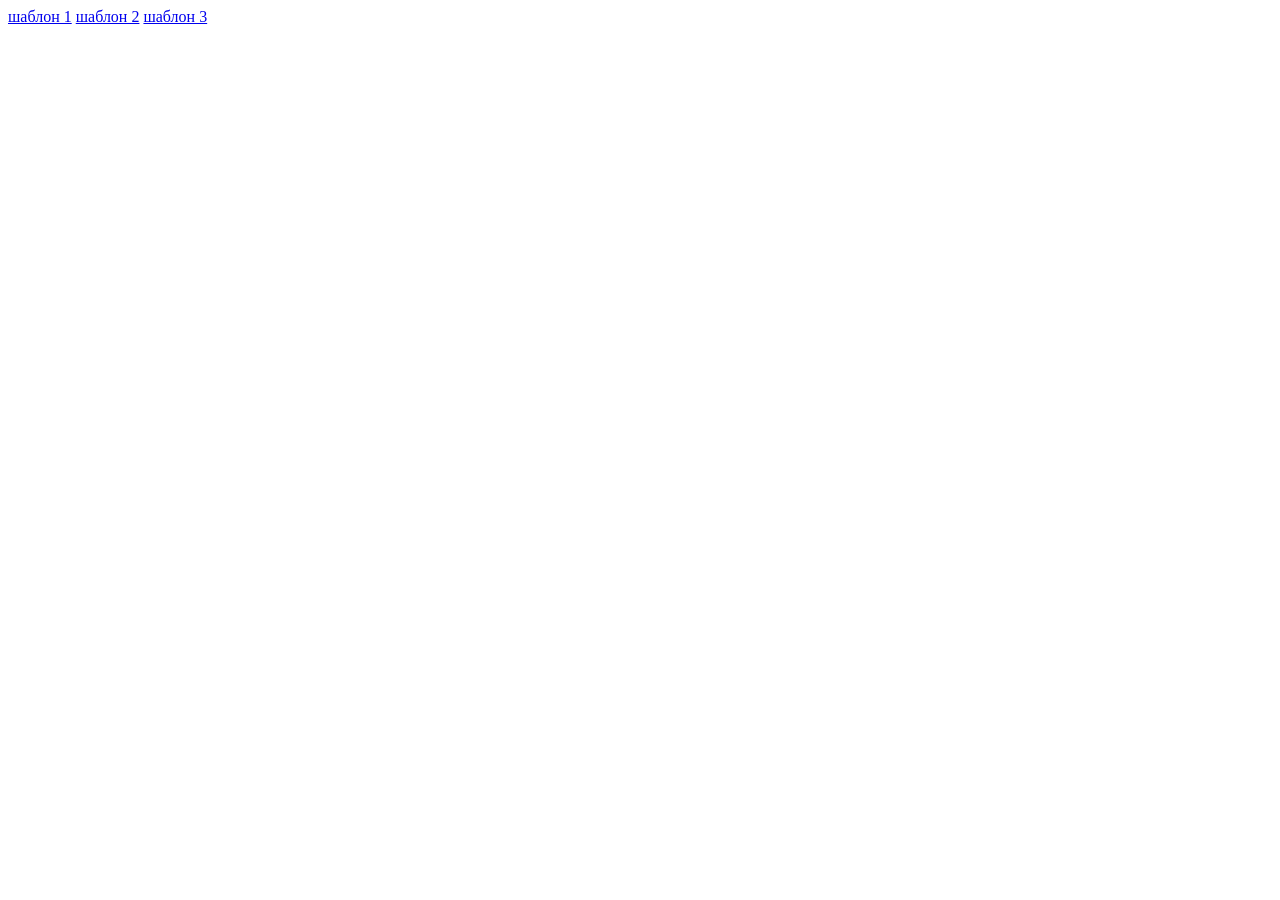
<file: index.html>
<!DOCTYPE html>
<html lang="en">
<head>
    <meta charset="UTF-8">
    <meta name="viewport" content="width=device-width, initial-scale=1.0">
    <title>Document</title>
</head>
<body>
    <a href="./tamplate1/index.html">шаблон 1</a>
    <a href="./tamplate2/index.html">шаблон 2</a>
    <a href="./tamplate3/index.html">шаблон 3</a>
</body>
</html>
</file>
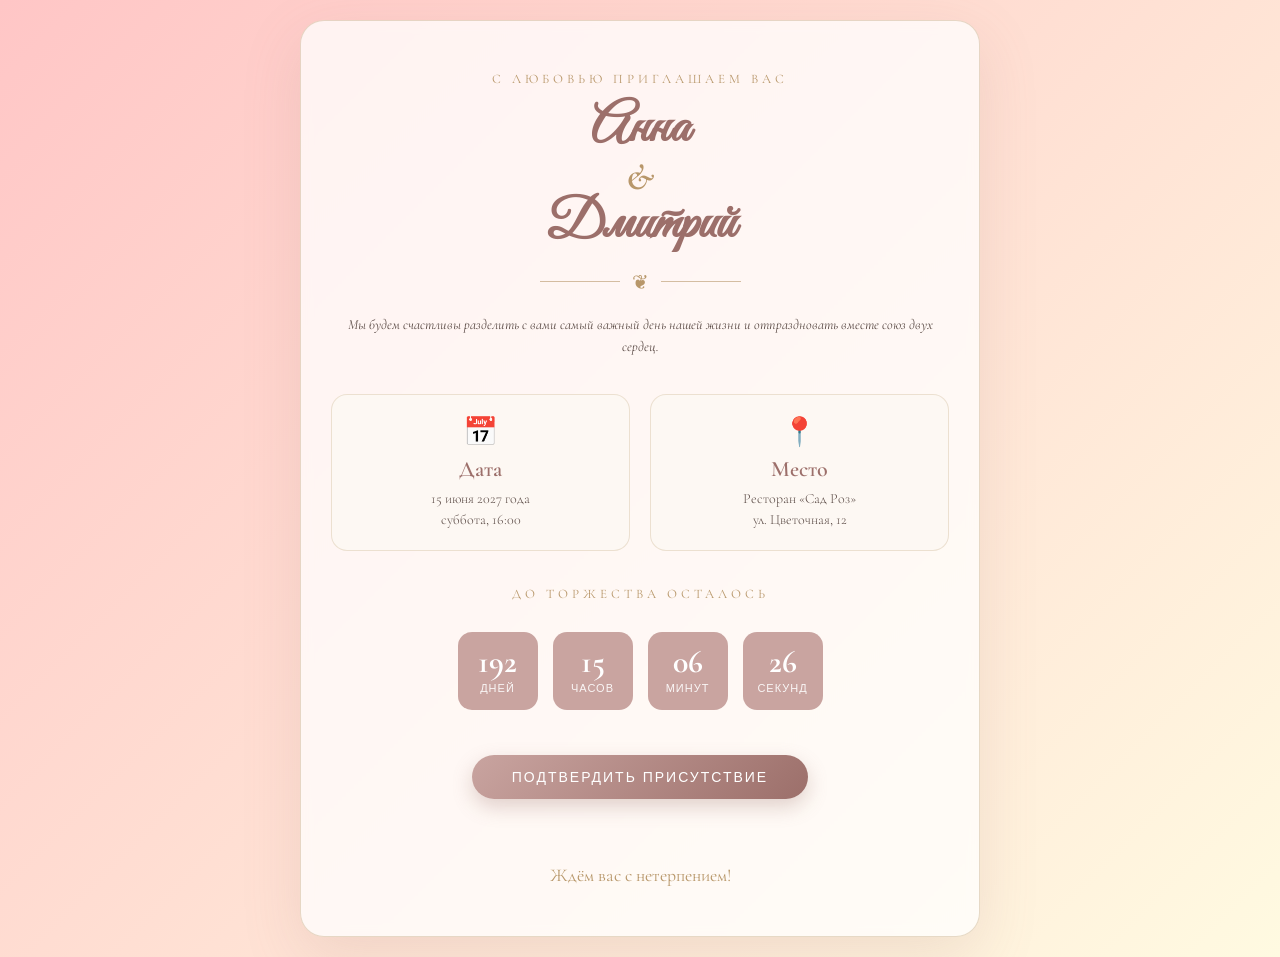
<file: tamplate2/index.html>
<!DOCTYPE html>
<html lang="ru">
<head>
  <meta charset="UTF-8">
  <meta name="viewport" content="width=device-width, initial-scale=1.0">
  <title>Приглашение на свадьбу</title>
  <link rel="preconnect" href="https://fonts.googleapis.com">
<link rel="preconnect" href="https://fonts.gstatic.com" crossorigin>
<link href="https://fonts.googleapis.com/css2?family=Cormorant+Garamond:ital,wght@0,300..700;1,300..700&family=Great+Vibes&display=swap" rel="stylesheet">
  <link rel="stylesheet" href="./css/styles.css">
</head>
<body>

  <div class="container">
    <div class="card">
      <p class="subtitle">С любовью приглашаем вас</p>

      <h1 class="names">
        Анна
        <span class="amp">&amp;</span>
        Дмитрий
      </h1>

      <div class="divider"><span>❦</span></div>

      <p class="text">
        Мы будем счастливы разделить с вами самый важный день нашей жизни
        и отпраздновать вместе союз двух сердец.
      </p>

      <div class="details">
        <div class="detail">
          <div class="icon">📅</div>
          <h3>Дата</h3>
          <p>15 июня 2027 года<br>суббота, 16:00</p>
        </div>
        <div class="detail">
          <div class="icon">📍</div>
          <h3>Место</h3>
          <p>Ресторан «Сад Роз»<br>ул. Цветочная, 12</p>
        </div>
      </div>

      <p class="subtitle">До торжества осталось</p>
      <div class="countdown" id="countdown">
        <div><strong id="d">--</strong><small>дней</small></div>
        <div><strong id="h">--</strong><small>часов</small></div>
        <div><strong id="m">--</strong><small>минут</small></div>
        <div><strong id="s">--</strong><small>секунд</small></div>
      </div>

      <button class="btn" id="rsvpBtn">Подтвердить присутствие</button>
      <p class="rsvp-msg" id="rsvpMsg"></p>

      <p class="footer">Ждём вас с нетерпением!</p>
    </div>
  </div>

  <script src="./js/script.js"></script>
  </script>
</body>
</html>
</file>
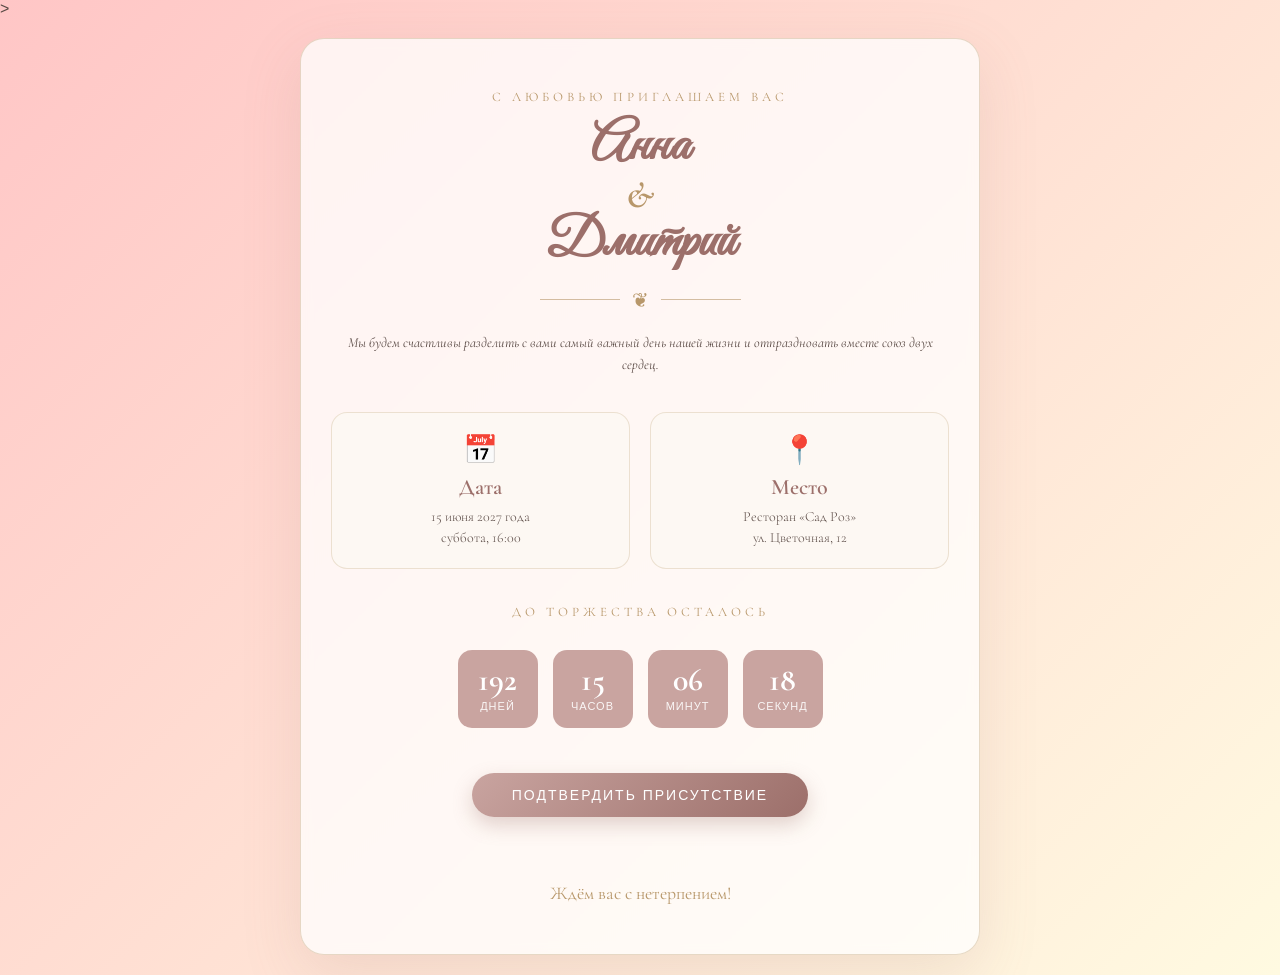
<file: ver2.html>
<!DOCTYPE html>
<html lang="ru">
<head>
  <meta charset="UTF-8">
  <meta name="viewport" content="width=device-width, initial-scale=1.0">
  <title>Приглашение на свадьбу</title>
  <link rel="preconnect" href="https://fonts.googleapis.com">
<link rel="preconnect" href="https://fonts.gstatic.com" crossorigin>
<link href="https://fonts.googleapis.com/css2?family=Cormorant+Garamond:ital,wght@0,300..700;1,300..700&family=Great+Vibes&display=swap" rel="stylesheet">>
  <link rel="stylesheet" href="css/styles.css">
</head>
<body>

  <div class="container">
    <div class="card">
      <p class="subtitle">С любовью приглашаем вас</p>

      <h1 class="names">
        Анна
        <span class="amp">&amp;</span>
        Дмитрий
      </h1>

      <div class="divider"><span>❦</span></div>

      <p class="text">
        Мы будем счастливы разделить с вами самый важный день нашей жизни
        и отпраздновать вместе союз двух сердец.
      </p>

      <div class="details">
        <div class="detail">
          <div class="icon">📅</div>
          <h3>Дата</h3>
          <p>15 июня 2027 года<br>суббота, 16:00</p>
        </div>
        <div class="detail">
          <div class="icon">📍</div>
          <h3>Место</h3>
          <p>Ресторан «Сад Роз»<br>ул. Цветочная, 12</p>
        </div>
      </div>

      <p class="subtitle">До торжества осталось</p>
      <div class="countdown" id="countdown">
        <div><strong id="d">--</strong><small>дней</small></div>
        <div><strong id="h">--</strong><small>часов</small></div>
        <div><strong id="m">--</strong><small>минут</small></div>
        <div><strong id="s">--</strong><small>секунд</small></div>
      </div>

      <button class="btn" id="rsvpBtn">Подтвердить присутствие</button>
      <p class="rsvp-msg" id="rsvpMsg"></p>

      <p class="footer">Ждём вас с нетерпением!</p>
    </div>
  </div>

  <script src="js/script.js"></script>
  </script>
</body>
</html>
</file>
<file: tamplate2/css/styles.css>
:root {
      --rose: #c9a4a0;
      --rose-dark: #9c6f6a;
      --cream: #fdf8f3;
      --gold: #b8976a;
      --text: #5a4a45;
    }

    * { margin: 0; padding: 0; box-sizing: border-box; }

    body {
      font-family: 'Montserrat', sans-serif;
      background: linear-gradient(135deg, #ffc6c6 0%, #fffae1 100%);
      color: var(--text);
      min-height: 100vh;
      overflow-x: hidden;
    }

    /* Декоративные лепестки */
    .petal {
      position: fixed;
      top: -10%;
      width: 14px;
      height: 14px;
      background: radial-gradient(circle at 30% 30%, #f3d6d1, #d9a9a2);
      border-radius: 0 80% 0 80%;
      opacity: 0.6;
      animation: fall linear infinite;
      pointer-events: none;
      z-index: 0;
    }
    @keyframes fall {
      to { transform: translateY(110vh) rotate(720deg); }
    }

    .container {
      position: relative;
      z-index: 1;
      max-width: 720px;
      margin: 0 auto;
      padding: 20px 20px;
      text-align: center;
    }

    .card {
      background: rgba(255, 255, 255, 0.75);
      backdrop-filter: blur(6px);
      border: 1px solid rgba(184, 151, 106, 0.35);
      border-radius: 24px;
      padding: 50px 30px;
      box-shadow: 0 20px 60px rgba(156, 111, 106, 0.15);
      animation: fadeUp 1.2s ease both;
    }

    @keyframes fadeUp {
      from { opacity: 0; transform: translateY(40px); }
      to { opacity: 1; transform: translateY(0); }
    }

    p{
        font-family: 'Cormorant Garamond', monospace;
        font-weight: 400;
    }
    .subtitle {
      font-size: 13px;
      letter-spacing: 4px;
      text-transform: uppercase;
      color: var(--gold);
      margin-bottom: 10px;
    }

    .names {
      font-family: 'Great Vibes', cursive;
      font-size: clamp(32px, 10vw, 54px);
      color: var(--rose-dark);
      line-height: 1.2;
      margin: 10px 0;
    }

    .amp {
      font-family: 'Cormorant Garamond', serif;
      font-style: italic;
      font-size: 36px;
      color: var(--gold);
      display: block;
      margin: -6px 0;
    }

    .divider {
      display: flex;
      align-items: center;
      justify-content: center;
      gap: 12px;
      margin: 12px 0;
      color: var(--gold);
    }
    .divider::before, .divider::after {
      content: "";
      height: 1px;
      width: 80px;
      background: var(--gold);
      opacity: 0.6;
    }
    .divider span { font-size: 20px; }

    .text {
      font-family: 'Cormorant Garamond', serif;
      font-size: 14px;
      line-height: 1.6;
      font-style: italic;
      margin: 20px 0;
    }

    .details {
      display: grid;
      grid-template-columns: repeat(auto-fit, minmax(200px, 1fr));
      gap: 20px;
      margin: 35px 0;
    }

    .detail {
      padding: 20px;
      border-radius: 16px;
      background: var(--cream);
      border: 1px solid rgba(184, 151, 106, 0.25);
    }
    .detail .icon { font-size: 28px; margin-bottom: 8px; }
    .detail h3 {
      font-family: 'Cormorant Garamond', serif;
      font-size: 22px;
      font-weight: 600;
      color: var(--rose-dark);
      margin-bottom: 6px;
    }
    .detail p { font-size: 14px; font-weight: 300; line-height: 1.5; }

    .countdown {
      display: flex;
      justify-content: center;
      gap: 15px;
      flex-wrap: wrap;
      margin: 30px 0;
    }
    .countdown div {
      background: var(--rose);
      color: #fff;
      border-radius: 14px;
      width: 80px;
      padding: 14px 0;
    }
    .countdown strong {
      display: block;
      font-family: 'Cormorant Garamond', serif;
      font-size: 32px;
      line-height: 1;
    }
    .countdown small {
      font-size: 11px;
      letter-spacing: 1px;
      text-transform: uppercase;
      opacity: 0.9;
    }

    .btn {
      display: inline-block;
      margin-top: 15px;
      padding: 14px 40px;
      border-radius: 50px;
      background: linear-gradient(135deg, var(--rose), var(--rose-dark));
      color: #fff;
      text-decoration: none;
      font-size: 14px;
      letter-spacing: 2px;
      text-transform: uppercase;
      box-shadow: 0 8px 20px rgba(156, 111, 106, 0.3);
      transition: transform 0.3s, box-shadow 0.3s;
      border: none;
      cursor: pointer;
    }
    .btn:hover {
      transform: translateY(-3px);
      box-shadow: 0 12px 28px rgba(156, 111, 106, 0.4);
    }

    .rsvp-msg {
      margin-top: 15px;
      font-size: 14px;
      color: var(--rose-dark);
      min-height: 20px;
    }

    .footer {
      margin-top: 30px;
      font-family: 'Cormorant Garamond', serif;
      font-size: 18px;
      color: var(--gold);
    }

    @media (max-width: 480px) {
      .card { padding: 35px 20px; }
      .countdown div { width: 68px; }
    }
</file>
<file: css/styles.css>
:root {
      --rose: #c9a4a0;
      --rose-dark: #9c6f6a;
      --cream: #fdf8f3;
      --gold: #b8976a;
      --text: #5a4a45;
    }

    * { margin: 0; padding: 0; box-sizing: border-box; }

    body {
      font-family: 'Montserrat', sans-serif;
      background: linear-gradient(135deg, #ffc6c6 0%, #fffae1 100%);
      color: var(--text);
      min-height: 100vh;
      overflow-x: hidden;
    }

    /* Декоративные лепестки */
    .petal {
      position: fixed;
      top: -10%;
      width: 14px;
      height: 14px;
      background: radial-gradient(circle at 30% 30%, #f3d6d1, #d9a9a2);
      border-radius: 0 80% 0 80%;
      opacity: 0.6;
      animation: fall linear infinite;
      pointer-events: none;
      z-index: 0;
    }
    @keyframes fall {
      to { transform: translateY(110vh) rotate(720deg); }
    }

    .container {
      position: relative;
      z-index: 1;
      max-width: 720px;
      margin: 0 auto;
      padding: 20px 20px;
      text-align: center;
    }

    .card {
      background: rgba(255, 255, 255, 0.75);
      backdrop-filter: blur(6px);
      border: 1px solid rgba(184, 151, 106, 0.35);
      border-radius: 24px;
      padding: 50px 30px;
      box-shadow: 0 20px 60px rgba(156, 111, 106, 0.15);
      animation: fadeUp 1.2s ease both;
    }

    @keyframes fadeUp {
      from { opacity: 0; transform: translateY(40px); }
      to { opacity: 1; transform: translateY(0); }
    }

    p{
        font-family: 'Cormorant Garamond', monospace;
        font-weight: 400;
    }
    .subtitle {
      font-size: 13px;
      letter-spacing: 4px;
      text-transform: uppercase;
      color: var(--gold);
      margin-bottom: 10px;
    }

    .names {
      font-family: 'Great Vibes', cursive;
      font-size: clamp(32px, 10vw, 54px);
      color: var(--rose-dark);
      line-height: 1.2;
      margin: 10px 0;
    }

    .amp {
      font-family: 'Cormorant Garamond', serif;
      font-style: italic;
      font-size: 36px;
      color: var(--gold);
      display: block;
      margin: -6px 0;
    }

    .divider {
      display: flex;
      align-items: center;
      justify-content: center;
      gap: 12px;
      margin: 12px 0;
      color: var(--gold);
    }
    .divider::before, .divider::after {
      content: "";
      height: 1px;
      width: 80px;
      background: var(--gold);
      opacity: 0.6;
    }
    .divider span { font-size: 20px; }

    .text {
      font-family: 'Cormorant Garamond', serif;
      font-size: 14px;
      line-height: 1.6;
      font-style: italic;
      margin: 20px 0;
    }

    .details {
      display: grid;
      grid-template-columns: repeat(auto-fit, minmax(200px, 1fr));
      gap: 20px;
      margin: 35px 0;
    }

    .detail {
      padding: 20px;
      border-radius: 16px;
      background: var(--cream);
      border: 1px solid rgba(184, 151, 106, 0.25);
    }
    .detail .icon { font-size: 28px; margin-bottom: 8px; }
    .detail h3 {
      font-family: 'Cormorant Garamond', serif;
      font-size: 22px;
      font-weight: 600;
      color: var(--rose-dark);
      margin-bottom: 6px;
    }
    .detail p { font-size: 14px; font-weight: 300; line-height: 1.5; }

    .countdown {
      display: flex;
      justify-content: center;
      gap: 15px;
      flex-wrap: wrap;
      margin: 30px 0;
    }
    .countdown div {
      background: var(--rose);
      color: #fff;
      border-radius: 14px;
      width: 80px;
      padding: 14px 0;
    }
    .countdown strong {
      display: block;
      font-family: 'Cormorant Garamond', serif;
      font-size: 32px;
      line-height: 1;
    }
    .countdown small {
      font-size: 11px;
      letter-spacing: 1px;
      text-transform: uppercase;
      opacity: 0.9;
    }

    .btn {
      display: inline-block;
      margin-top: 15px;
      padding: 14px 40px;
      border-radius: 50px;
      background: linear-gradient(135deg, var(--rose), var(--rose-dark));
      color: #fff;
      text-decoration: none;
      font-size: 14px;
      letter-spacing: 2px;
      text-transform: uppercase;
      box-shadow: 0 8px 20px rgba(156, 111, 106, 0.3);
      transition: transform 0.3s, box-shadow 0.3s;
      border: none;
      cursor: pointer;
    }
    .btn:hover {
      transform: translateY(-3px);
      box-shadow: 0 12px 28px rgba(156, 111, 106, 0.4);
    }

    .rsvp-msg {
      margin-top: 15px;
      font-size: 14px;
      color: var(--rose-dark);
      min-height: 20px;
    }

    .footer {
      margin-top: 30px;
      font-family: 'Cormorant Garamond', serif;
      font-size: 18px;
      color: var(--gold);
    }

    @media (max-width: 480px) {
      .card { padding: 35px 20px; }
      .countdown div { width: 68px; }
    }
</file>
